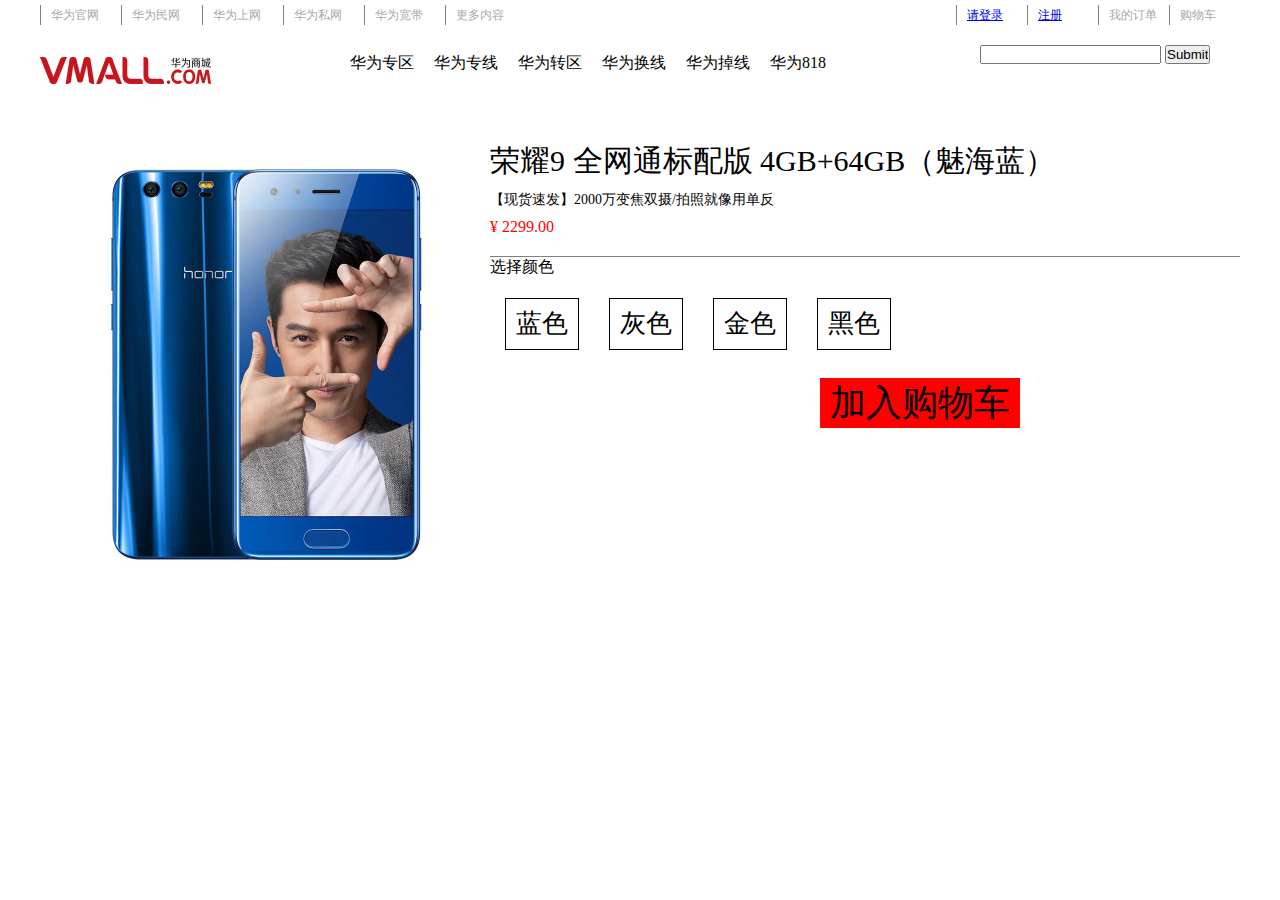
<file: banner.html>
<!DOCTYPE html>
<html>
	<head>
		<meta charset="UTF-8">
		<title></title>
		<script src="jquery-1.11.0.js" type="text/javascript" charset="utf-8"></script>
		<style type="text/css">
			
			*{margin:0;padding:0;}
			li{list-style: none;}
			.margins{width:1200px;margin:0 auto;}
			#subcolumn-t{height:110px;background: white;}
			#subcolumn{height:105px;padding-top: 5px;background: white;}
		#subcolumn_t{height:20px;margin-bottom: 20px;}	
			#subcolumn_t_left{float:left;height:20px;}
			#subcolumn_t_left li{padding:0 10px;float: left;height:20px;width:60px;
			font:12px/20px "";border-left: 1px solid gray;color:darkgray;}
			#subcolumn_t_left li:hover{color:orangered;cursor: pointer;}
			#subcolumn_t_left_last div{height: 200px;width:120px;position: absolute;left:460px;
			box-shadow: -2px -2px  5px gray;z-index: 2;display: none;background: white;}
			#subcolumn_t_right{float: right;}
			#subcolumn_t_right li{padding:0 10px;float: left;height:20px;width:50px;
			font:12px/20px "";border-left: 1px solid gray;color:darkgray;}
			#subcolumn_t_right li:hover{color:orangered;cursor: pointer;}
		#subcolumn_b{height:55px;}
			#subcolumn_b_left{float: left;margin-right: 60px;}
			#subcolumn_b_center{height:36px;float: left;}
			#subcolumn_b_center li{padding:0 10px;float: left;font:16px/36px "";}
			#subcolumn_b_center li:hover{color:red;border-bottom: 2px solid red;}
			#subcolumn_b_right{width:260px;height:40px;float: right;}
			#main{}
			#kong{height:30px;}
			#Img{width:450px;height:450px;float: left;}
			#Img img{width:400px;height:400px;margin :25px;}
			.main-right{float: left;width:750px;height:450px;}
			h2{font:30px/42px "";}
			h3{font:14px/36px "";}
			.price{color: red;border-bottom: 1px solid gray;padding-bottom: 20px;}
			#choose{width:600px;height:50px;padding-top: 20px;}
			#choose li{float: left;font:26px/50px "";margin:0 15px;border:1px solid black;padding:0 10px;}
			#choose li:hover{color:orangered;border-color: red;}
			#gouwuche{width:200px;height:50px;background: red;font:36px/50px "";text-align: center;margin:30px 44%;}
			#gouwuche:hover{cursor: pointer;}
			#chos:hover{cursor: pointer;}
		</style>
	</head>
	<body>
		<div id="subcolumn-t" class="margin">
		<div id="subcolumn" class="margins">	
			<div id="subcolumn_t">
				<ul id="subcolumn_t_left">
					<li>华为官网</li>
					<li>华为民网</li>
					<li>华为上网</li>
					<li>华为私网</li>
					<li>华为宽带</li>
					<li id="subcolumn_t_left_last">更多内容 <div id="last_li"></div></li>
				</ul>
				<ul id="subcolumn_t_right">
					<li><a href="load/load.html">请登录</a></li>
					<li><a href="login/login.html">注册</a></li>
					<li>我的订单</li>
					<li>购物车</li>
				</ul>
				</div>
		<div id="subcolumn_b">
			<img src="img/subcolumn_1.png" id="subcolumn_b_left" class="blockhover"/>
			<ul id="subcolumn_b_center">
				<li class="blockhover">华为专区</li>
				<li class="blockhover">华为专线</li>
				<li class="blockhover">华为转区</li>
				<li class="blockhover">华为换线</li>
				<li class="blockhover">华为掉线</li>
				<li class="blockhover">华为818</li>
			</ul>
			<form action="" id="subcolumn_b_right">
				<input type="text" id="subcolumn_b_right_txt"/>
				<input type="submit"  id="subcolumn_b_right_btn"/>
			</form>
			</div>
			</div>
		</div>
		<div id="main" class="margins">
			<div id="kong"></div>
		<div id="Img">
			<img src="img/img0.jpg" id="chos"/>
		</div>
		
		
		
		<div class="main-right">
			<h2>荣耀9 全网通标配版 4GB+64GB（魅海蓝）</h2>
			<h3>【现货速发】2000万变焦双摄/拍照就像用单反</h3>
			<p class="price">¥ 2299.00</p>
			<span>选择颜色</span>
			<ul id="choose">
				
				<li>蓝色</li>
				<li>灰色</li>
				<li>金色</li>
				<li>黑色</li>
			</ul>
			<div id="gouwuche">加入购物车</div>
		</div>
		
		</div>
		
		
		
		<script type="text/javascript">
			$(function(){
				
				
				$("#choose").children().click(function(){
					$(this).css({"color":"orangered"},{"border":"red"}).siblings().css({"color":"black"},{"border":"black"});
					var This=$(this);
					var index=$(this).index();
					$("#chos").attr({"src":"img/img"+index+".jpg"})
					
					
					
					
					
					
				});
				
				
				
				
				
				$(".main-right").children().mouseover(function(){
					$(this).css({"cursor":"pointer"});
				})
				
				
				
				
				
				
				
				
				
				
				
				
				
			})
			
			
			
			
			
		</script>
	</body>
</html>
</file>
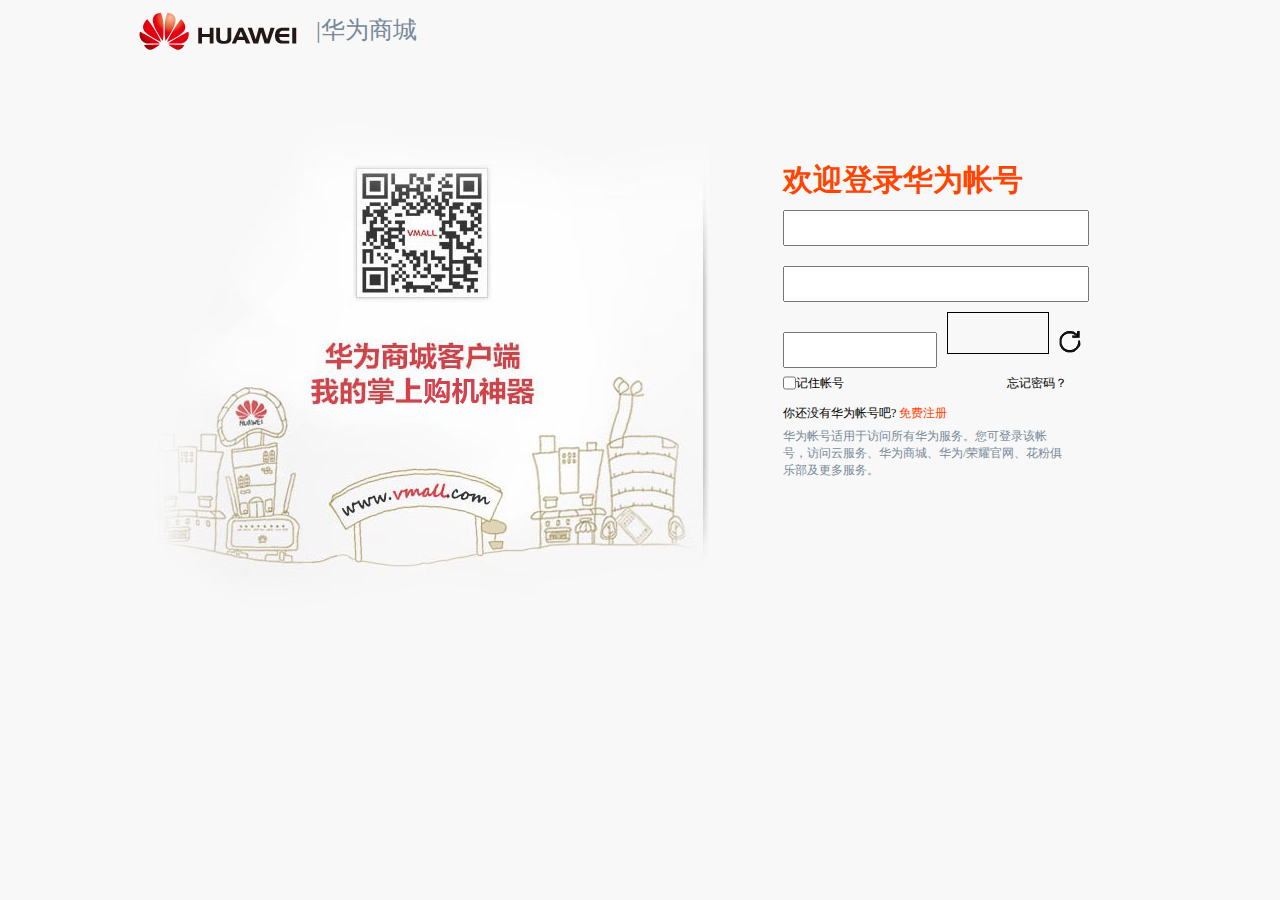
<file: load/load.html>
<!DOCTYPE html>
<html>
	<head>
		<meta charset="UTF-8">
		<title></title>
		<link rel="stylesheet" type="text/css" href="../css/public.css"/>
		<script src="../jquery-1.11.0.js" type="text/javascript" charset="utf-8"></script>
		<script src="../common.js" type="text/javascript" charset="utf-8"></script>
		
	
	<style type="text/css">
		.margin{width:1002px;margin:0 auto;}
		body{background: #f8f8f8;}
		#header{height:100px;}
			#header img{border: 0;margin-top: 10px;float: left;}
			#header p{float:left;font:24px/60px "";color: lightslategray;margin-left: 10px;}
	
		#main{height:588px;}
			#main .main-left{float: left;width:640px;height:588px;}
			#main .main-right{float: right;height:588px;width:358px;}
	        	#main .main-right .p1{font:600 30px/40px "";height:40px;margin-top: 60px;color: orangered;}
				#main .main-right .txt{width:278px;height:32px;margin:10px 0;padding: 0 12px;}
				#main .main-right .txt2{height:32px;width:130px;padding: 0 10px;;}
				#main .main-right #yanzheng{display: inline-block;height:40px;width:100px;font:28px/40px "";border:1px solid black;margin-left: 10px;}
							#btn{width:25px;height:25px;background: url(img/btn1.png);border:0;margin-left: 10px;}			
			.main-right-bottom{height:60px;width:284px;}
			.main-right-bottom .cbx{height:30px;float: left;}
			.main-right-bottom .span1{line-height: 30px;float: left;}
			.main-right-bottom .p2{float: right;line-height: 30px;}
			.main-right-bottom .p3{line-height: 30px;float: left;width:100%;}
			.main-right-bottom .p3 #login{color: orangered;}
	</style>
	</head>
	<body>
		<div id="header" class="margin">
			<img src="img/huaweiLogo.png"/>
			<p>|华为商城</p>
			
		</div>
		
		<div id="main" class="margin">
			<div  class="main-left">
			<img src="img/erwei.jpg"/>
			</div>
			<div class="main-right">
			<div class="main-right_top">
				<p class="p1">欢迎登录华为帐号</p>
				<form >
					<input type="text"  name="username" id="use" class="txt"/>
					<input type="text" name="password" id="psd"   class="txt"/>
					<input type="text"  id="check"  class="txt2" /><span id="yanzheng"></span><button id="btn"></button>
					
				</form>
				
				
			</div>
			
			<div class="main-right-bottom">
				<input type="checkbox" class="cbx"  /> <span class="span1">记住帐号</span>
				<p class="p2">忘记密码？</p>
				<p class="p3">你还没有华为帐号吧? <a id="login" href="../login/login.html">免费注册</a></p>
				
			</div>
			<p style="color:lightslategray;width:284px;">华为帐号适用于访问所有华为服务。您可登录该帐号，访问云服务、华为商城、华为/荣耀官网、花粉俱乐部及更多服务。</p>
			</div>
		</div>
		
		
		<script type="text/javascript">
		
			
		</script>
	</body>
	



</html>
</file>
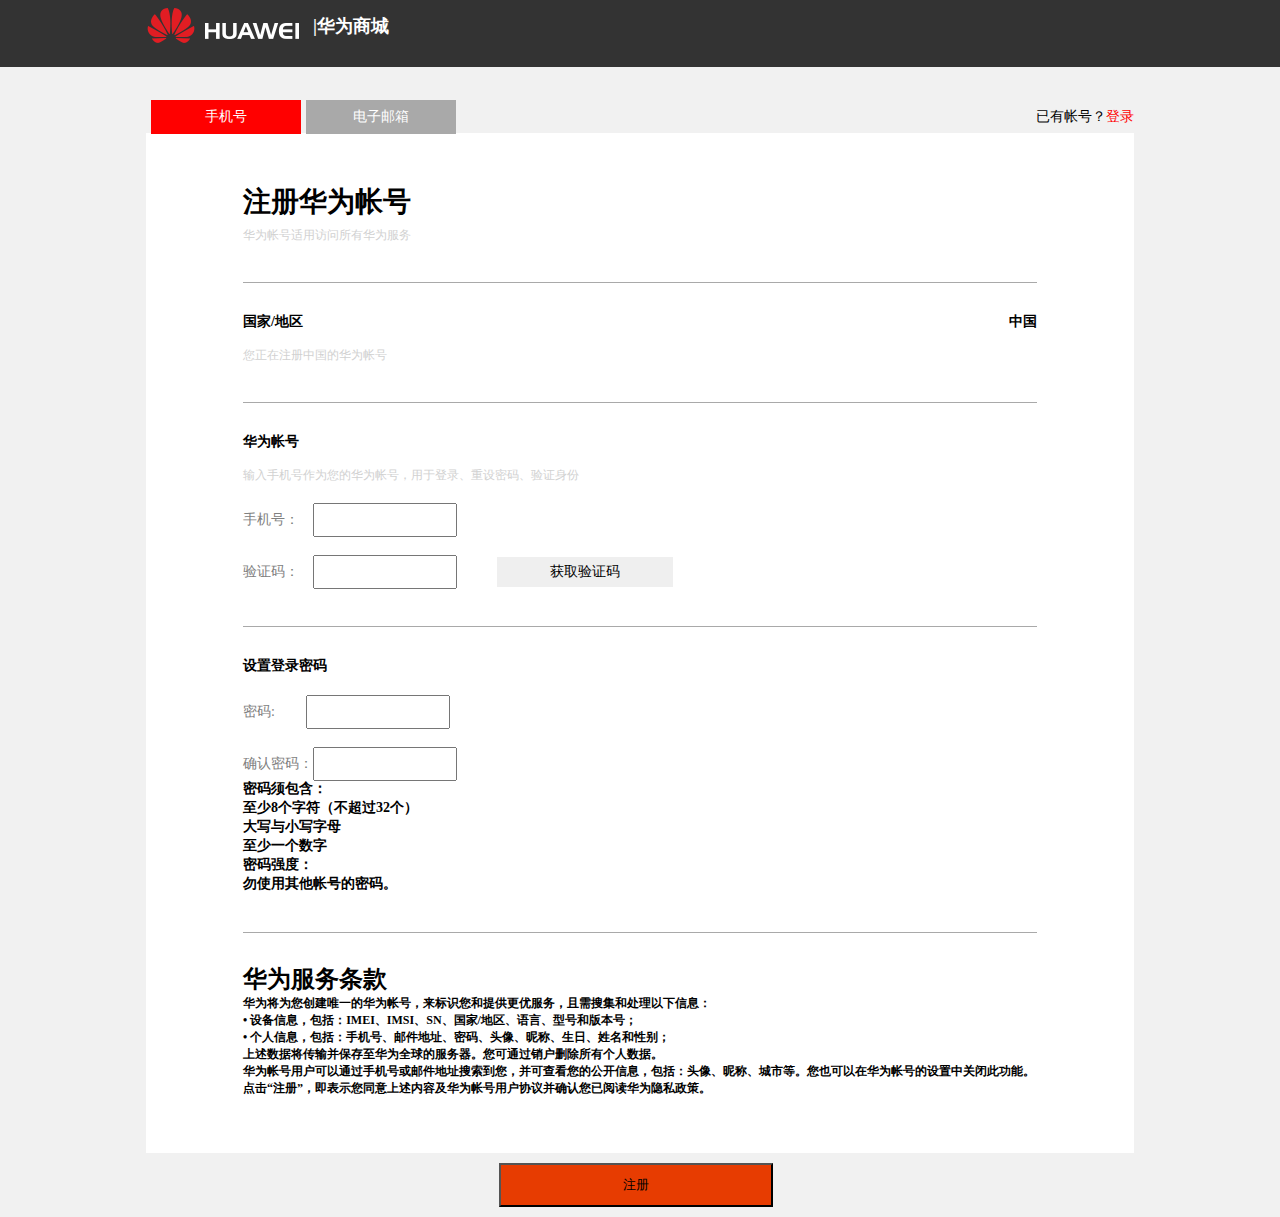
<file: login/login.html>
<!DOCTYPE html>
<html>
	<head>
		<meta charset="UTF-8">
		<title></title>
		<link rel="stylesheet" type="text/css" href="../css/public.css"/>
		<script src="../jquery-1.11.0.js" type="text/javascript" charset="utf-8"></script>
		<script src="../common.js" type="text/javascript" charset="utf-8"></script>
		<script src="../startMove.js" type="text/javascript" charset="utf-8"></script>
		
		<link rel="stylesheet" type="text/css" href="login.css"/>
		
	</head>
	<body>
		<div id="header-t">
			<div id="header" class="margin">
			<img src="img/logo2.png"/>
			<p>|华为商城</p>
			</div>
		</div>
		<div id="type" class="margin">
			<div class="type_phone">手机号</div>
			<div class="type_email">电子邮箱</div>
			<p class="p">已有帐号？<span class="hover">登录</span></p>
			
		</div>
		<div id="main" class="margin">
			
			<div class="main_phone">
				<h2>注册华为帐号</h2>
				<p>华为帐号适用访问所有华为服务</p>
				<div class="kong"></div>
				<div class="country">
				<span>国家/地区</span><span>中国</span>
				</div>
				<p>您正在注册中国的华为帐号</p>
				<div class="kong"></div>
				<span>华为帐号</span>
				<p>输入手机号作为您的华为帐号，用于登录、重设密码、验证身份</p>
				<div class="phone_phone">
					<label id="tel">手机号： &nbsp;&nbsp; <input type="text" id="phone_name" /></label>
					<label id="eml">邮箱地址： <input type="email" id="phone_email" /></label>
					<label for="check">验证码：&nbsp;&nbsp;&nbsp;  <input type="text" id="phone_check"  /><input type="button"  id="phone_btn" value="获取验证码" class="hover"/></label>
				</div>
				<div class="kong"></div>
				<span>设置登录密码</span>
				<label >密码: &nbsp;&nbsp;&nbsp;&nbsp;&nbsp;&nbsp;&nbsp;&nbsp;<input type="password" /></label>
				<label >确认密码：<input type="password" /></label>
				<h3>
					密码须包含：<br />
至少8个字符（不超过32个）<br />
大写与小写字母<br />
至少一个数字<br />
密码强度：<br />
勿使用其他帐号的密码。<br />
				</h3>
				<div class="kong"></div>
				<h1>华为服务条款</h1>
				<h4>华为将为您创建唯一的华为帐号，来标识您和提供更优服务，且需搜集和处理以下信息：<br />
•  设备信息，包括：IMEI、IMSI、SN、国家/地区、语言、型号和版本号；<br />
•  个人信息，包括：手机号、邮件地址、密码、头像、昵称、生日、姓名和性别；<br />
上述数据将传输并保存至华为全球的服务器。您可通过销户删除所有个人数据。<br />
华为帐号用户可以通过手机号或邮件地址搜索到您，并可查看您的公开信息，包括：头像、昵称、城市等。您也可以在华为帐号的设置中关闭此功能。<br />
点击“注册”，即表示您同意上述内容及华为帐号用户协议并确认您已阅读华为隐私政策。</h4>
			</div>
			
			
			
			
		</div>
		<button id="checkbtn" class="hover">注册</button>
	
	
	<script src="login.js" type="text/javascript" charset="utf-8"></script>
	</body>
</html>
</file>
<file: css/public.css>
@charset "utf-8";
/* CSS Document */

*{margin:0;padding:0;}
li{list-style:none;}

.over{overflow:hidden;white-space:nowrap;text-overflow:ellipsis;}

.valign{text-align:center;}
.valign:after{display:inline-block;vertical-align:middle;width:0px;height:100%;}
.valign img{vertical-align:middle;}


.clear{zoom:1;}
.clear:after{content:"";display:block;clear:both;overflow:hidden;visibility:hidden;/*visible可见*/}
.clear:before{content:"";display:table;}

/*万能清除法*/


html,body{height:100%;}

img{border:none;}




body,ol,ul,h1,h2,h3,h4,h5,h6,p,th,td,dl,dd,form,fieldset,legend,input,textarea,select,td,figure{margin:0;padding:0;}
body{font:12px  "宋体"; word-wrap:break-word;}
a,u,s,del{color:#666;text-decoration:none;}
fieldset ,a img,.bor0{border:0;}
i,em,b{font-style:normal;font-weight:100;}
li{list-style:none;}
img{vertical-align:middle;}
table{border-collapse:collapse;}/*细线边框*/
input,textarea{outline:none;}/*去除google的input虚框*/
textarea{resize:none;}/*静止拖动*/

.ind2{text-indent:2em;}
</file>
<file: login/login.css>
body{background:#F1F1F1;}
	.hover:hover{cursor: pointer;}
	.margin{width:988px;margin:0 auto;}
	.type_email,.type_phone{width:150px;height:34px;background:darkgray;color:white;text-align: center;margin-left: 5px;}
	#main{background: white;height:920px;padding:50px 97px;width:794px;}
	.main_phone{height:920px;}
		.main_phone h2{height:28px;font-size: 28px;}
		.main_phone p{height:16px;font-size: 12px;margin-top: 16px;color: #D1D1D1;}
		.main_phone span{font-weight: 600;font-size: 14px;}
		.main_phone .kong{height:39px;border-bottom:1px solid darkgray;margin-bottom: 30px;}
		.main_phone .country{display: flex;justify-content:space-between;}
		.main_phone label{display: block;height:32px;font:14px/32px "";color: gray;margin-top:20px;}
		.main_phone label input{height:30px;font:14px/30px "";}
		.main_phone .phone_phone #phone_btn{width:176px;border: 0;margin-left: 40px;}
	#checkbtn{width:274px;height:44px;background:#E73C01;margin:10px 39%;}
	
.type_phone{background:red;}
#eml{display: none;}
</file>
